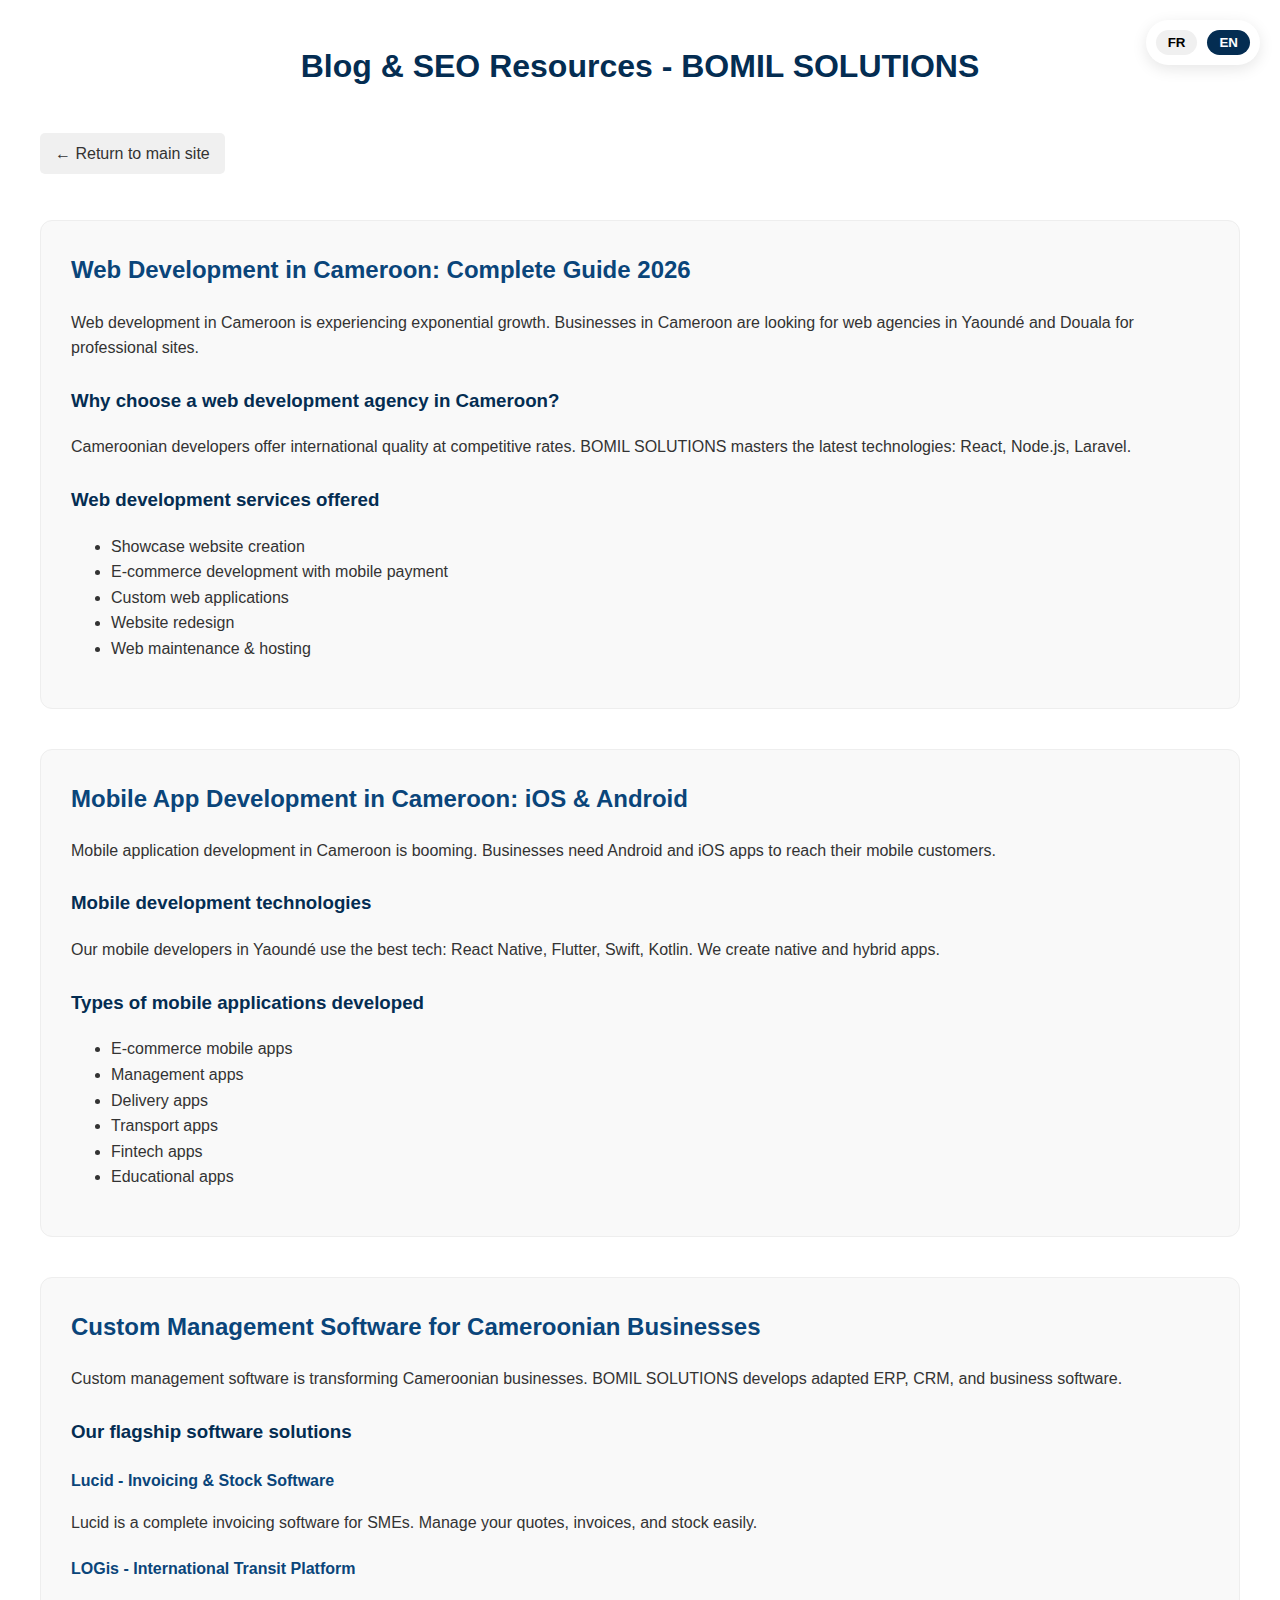
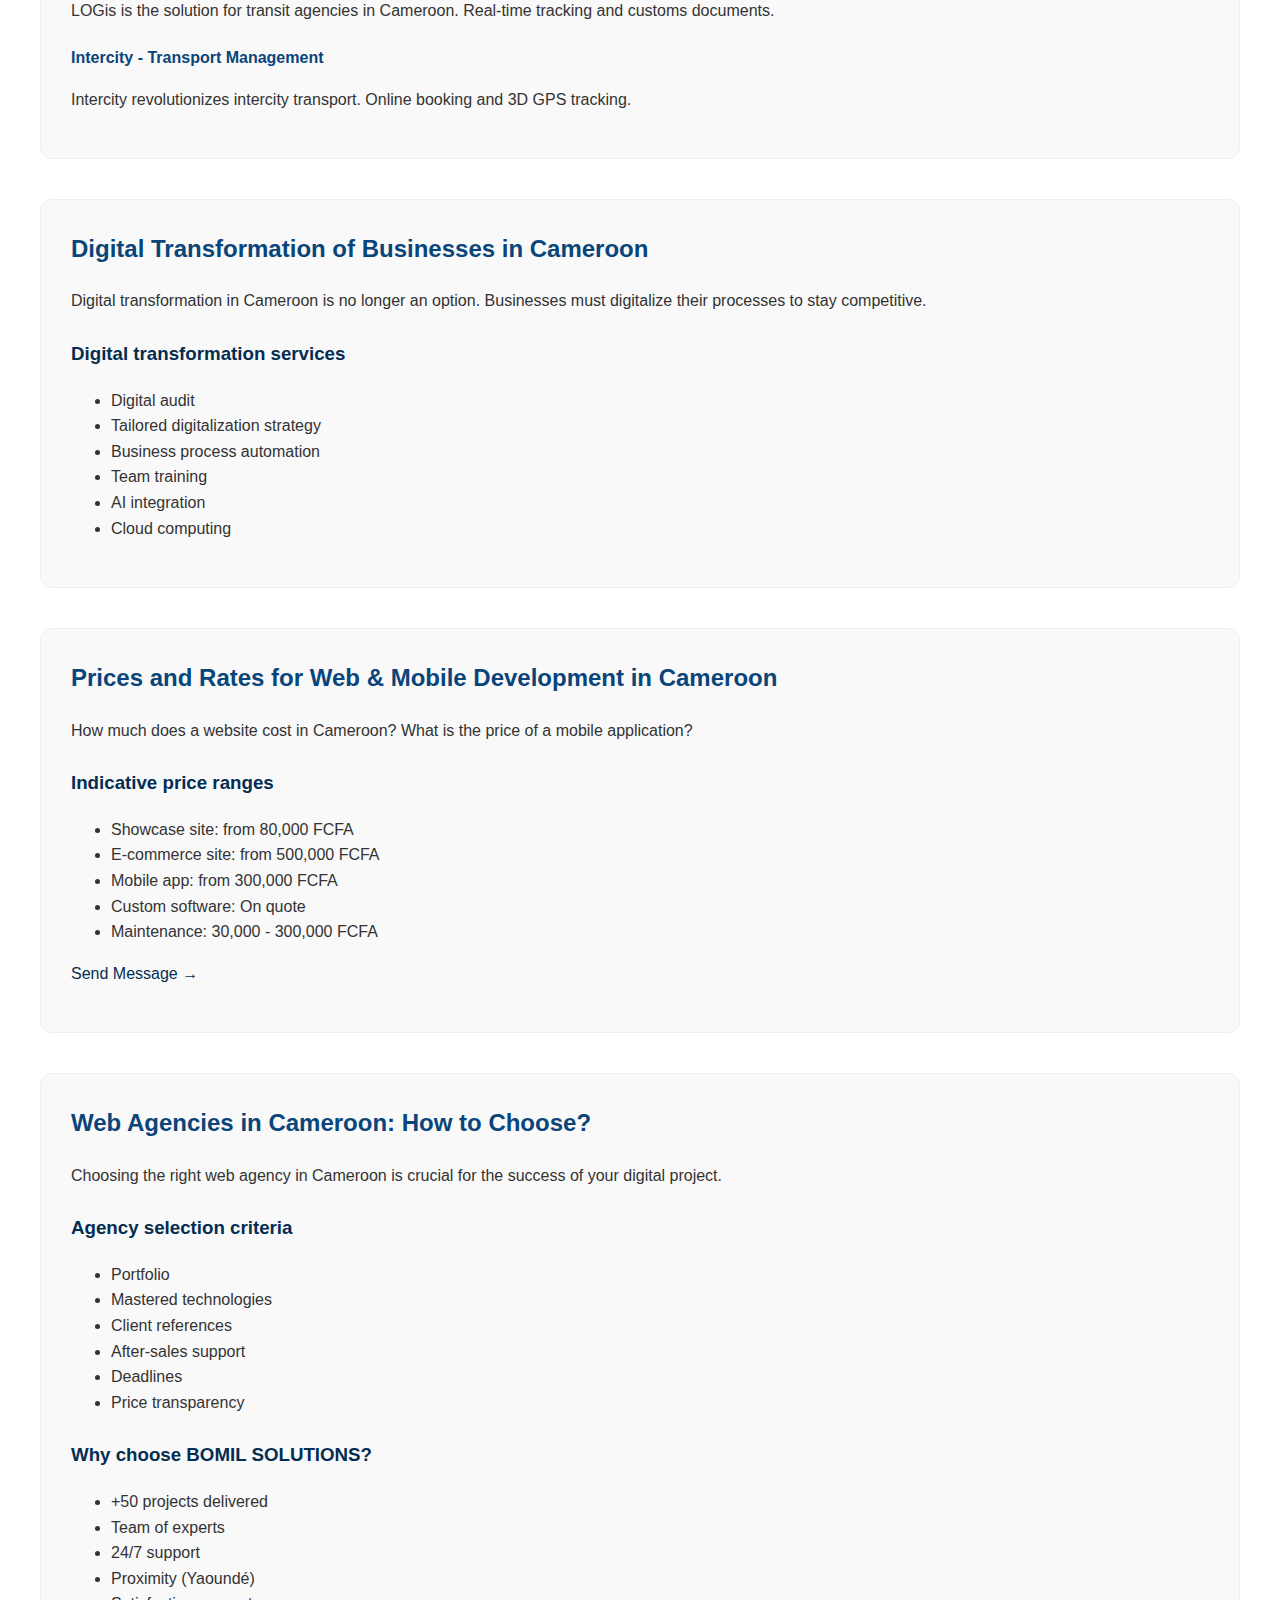
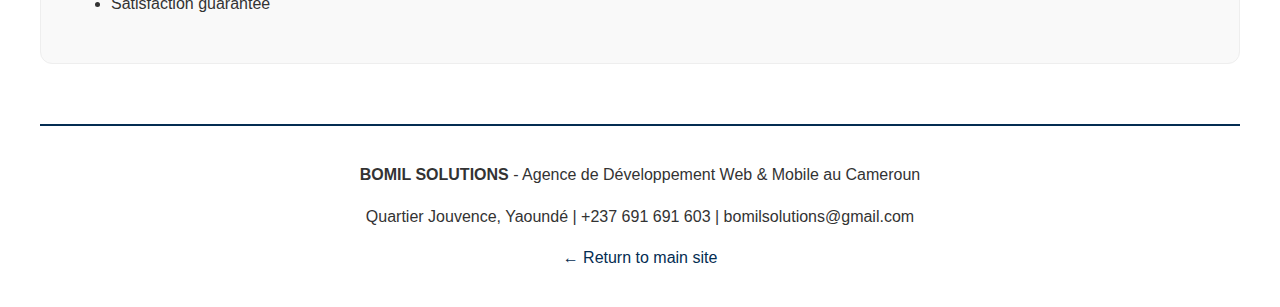
<file: blog-seo.html>
<!DOCTYPE html>
<html lang="fr">

<head>
    <meta charset="UTF-8">
    <meta name="viewport" content="width=device-width, initial-scale=1.0">
    <title data-i18n="blogPage.title">Blog SEO - Articles cachés pour référencement | BOMIL SOLUTIONS</title>
    <meta name="robots" content="index, follow">
    <meta name="description" data-i18n-attr="content:blogPage.description"
        content="Articles et contenus optimisés SEO sur le développement web, mobile et la transformation digitale au Cameroun">
    <style>
        body {
            font-family: Arial, sans-serif;
            max-width: 1200px;
            margin: 0 auto;
            padding: 20px;
            line-height: 1.6;
            background-color: #fff;
            color: #333;
        }

        article {
            margin-bottom: 40px;
            padding: 30px;
            background: #f9f9f9;
            border-radius: 12px;
            border: 1px solid #eee;
            transition: box-shadow 0.3s ease;
        }

        article:hover {
            box-shadow: 0 5px 15px rgba(0, 0, 0, 0.05);
        }

        h1 {
            color: #042d52;
            text-align: center;
            margin-bottom: 40px;
        }

        h2 {
            color: #0a457a;
            margin-top: 0;
        }

        h3 {
            color: #042d52;
            margin-top: 25px;
        }

        h4 {
            color: #0a457a;
            margin-bottom: 10px;
        }

        a {
            color: #042d52;
            text-decoration: none;
            font-weight: 500;
        }

        a:hover {
            text-decoration: underline;
        }

        .keywords {
            background: #e8f4f8;
            padding: 15px;
            border-left: 4px solid #042d52;
            margin: 20px 0;
            font-size: 0.9em;
        }

        .lang-switcher {
            position: fixed;
            top: 20px;
            right: 20px;
            background: white;
            padding: 10px;
            border-radius: 50px;
            box-shadow: 0 4px 15px rgba(0, 0, 0, 0.1);
            display: flex;
            gap: 10px;
            z-index: 1000;
        }

        .lang-btn {
            cursor: pointer;
            padding: 5px 12px;
            border-radius: 20px;
            border: none;
            background: #f0f0f0;
            transition: all 0.3s;
            font-weight: bold;
        }

        .lang-btn.active {
            background: #042d52;
            color: white;
        }

        .back-link {
            display: inline-block;
            margin-bottom: 30px;
            padding: 8px 15px;
            background: #f0f0f0;
            border-radius: 5px;
            color: #333;
        }
    </style>
</head>

<body>
    <div class="lang-switcher">
        <button class="lang-btn active" data-lang="fr">FR</button>
        <button class="lang-btn" data-lang="en">EN</button>
    </div>

    <h1 data-i18n="blogPage.h1">Blog & Ressources SEO - BOMIL SOLUTIONS</h1>
    <p><a href="index.html" class="back-link" data-i18n="blogPage.backLink">← Retour au site principal</a></p>

    <article itemscope itemtype="https://schema.org/Article">
        <h2 itemprop="headline" data-i18n="blogPage.art1Title">Développement Web au Cameroun : Guide Complet 2026</h2>
        <meta itemprop="datePublished" content="2026-02-20">
        <meta itemprop="author" content="BOMIL SOLUTIONS">

        <p itemprop="description" data-i18n="blogPage.art1Desc">Le <strong>développement web au Cameroun</strong>
            connaît une croissance exponentielle. Les entreprises camerounaises recherchent des <strong>agences web à
                Yaoundé</strong> et <strong>Douala</strong> pour créer des <strong>sites web professionnels</strong> et
            des <strong>applications web sur mesure</strong>.</p>

        <h3 data-i18n="blogPage.art1Subtitle1">Pourquoi choisir une agence de développement web au Cameroun ?</h3>
        <p data-i18n="blogPage.art1Text1">Les <strong>développeurs web camerounais</strong> offrent des services de
            qualité internationale à des tarifs compétitifs. Que vous cherchiez un <strong>site vitrine</strong>, un
            <strong>site e-commerce</strong>, ou une <strong>application web complexe</strong>, les agences locales
            comme <strong>BOMIL SOLUTIONS</strong> maîtrisent les dernières technologies : React, Vue.js, Node.js,
            Laravel, WordPress.</p>

        <h3 data-i18n="blogPage.art1Subtitle2">Services de développement web proposés</h3>
        <ul>
            <li data-i18n="blogPage.art1List.0">Création de sites web vitrine</li>
            <li data-i18n="blogPage.art1List.1">Développement e-commerce avec paiement mobile</li>
            <li data-i18n="blogPage.art1List.2">Applications web sur mesure</li>
            <li data-i18n="blogPage.art1List.3">Refonte de sites web</li>
            <li data-i18n="blogPage.art1List.4">Maintenance et hébergement</li>
        </ul>
    </article>

    <article itemscope itemtype="https://schema.org/Article">
        <h2 itemprop="headline" data-i18n="blogPage.art2Title">Développement Application Mobile au Cameroun : iOS &
            Android</h2>
        <meta itemprop="datePublished" content="2026-02-20">
        <meta itemprop="author" content="BOMIL SOLUTIONS">

        <p itemprop="description" data-i18n="blogPage.art2Desc">Le <strong>développement d'applications mobiles au
                Cameroun</strong> est en plein essor. Les entreprises ont besoin d'<strong>applications Android</strong>
            et <strong>iOS</strong> pour toucher leurs clients sur mobile.</p>

        <h3 data-i18n="blogPage.art2Subtitle1">Technologies de développement mobile</h3>
        <p data-i18n="blogPage.art2Text1">Nos <strong>développeurs mobile à Yaoundé</strong> utilisent les meilleures
            technologies : <strong>React Native</strong>, <strong>Flutter</strong>, <strong>Swift</strong> (iOS natif),
            <strong>Kotlin</strong> (Android natif). Nous créons des <strong>applications mobiles natives</strong> et
            <strong>hybrides</strong> selon vos besoins.</p>

        <h3 data-i18n="blogPage.art2Subtitle2">Types d'applications mobiles développées</h3>
        <ul>
            <li data-i18n="blogPage.art2List.0">Apps e-commerce mobile</li>
            <li data-i18n="blogPage.art2List.1">Apps de gestion</li>
            <li data-i18n="blogPage.art2List.2">Apps de livraison</li>
            <li data-i18n="blogPage.art2List.3">Apps de transport</li>
            <li data-i18n="blogPage.art2List.4">Apps fintech</li>
            <li data-i18n="blogPage.art2List.5">Apps éducatives</li>
        </ul>
    </article>

    <article itemscope itemtype="https://schema.org/Article">
        <h2 itemprop="headline" data-i18n="blogPage.art3Title">Logiciel de Gestion sur Mesure pour Entreprises
            Camerounaises</h2>
        <meta itemprop="datePublished" content="2026-02-20">
        <meta itemprop="author" content="BOMIL SOLUTIONS">

        <p itemprop="description" data-i18n="blogPage.art3Desc">Les <strong>logiciels de gestion sur mesure</strong>
            transforment les entreprises camerounaises. <strong>BOMIL SOLUTIONS</strong> développe des
            <strong>ERP</strong>, <strong>CRM</strong>, et <strong>logiciels métier</strong> adaptés au contexte local.
        </p>

        <h3 data-i18n="blogPage.art3Subtitle1">Nos solutions logicielles phares</h3>

        <h4 data-i18n="blogPage.art3SubTitleLucid">Lucid - Logiciel de Facturation et Stock</h4>
        <p data-i18n="blogPage.art3TextLucid"><strong>Lucid</strong> est un <strong>logiciel de facturation
                Cameroun</strong> complet pour PME. Gérez vos <strong>devis</strong>, <strong>factures</strong>,
            <strong>stock</strong>, et <strong>clients</strong> en un seul endroit.</p>

        <h4 data-i18n="blogPage.art3SubTitleLogis">LOGis - Plateforme de Transit International</h4>
        <p data-i18n="blogPage.art3TextLogis"><strong>LOGis</strong> est la solution complète pour les <strong>agences
                de transit au Cameroun</strong>. Gestion des <strong>colis</strong>, <strong>tracking en temps
                réel</strong>, et <strong>documents douaniers</strong>.</p>

        <h4 data-i18n="blogPage.art3SubTitleIntercity">Intercity - Gestion de Transport</h4>
        <p data-i18n="blogPage.art3TextIntercity"><strong>Intercity</strong> révolutionne le <strong>transport
                interurbain au Cameroun</strong>. <strong>Réservation en ligne</strong>, <strong>gestion de
                flotte</strong>, et <strong>suivi GPS 3D</strong>.</p>
    </article>

    <article itemscope itemtype="https://schema.org/Article">
        <h2 itemprop="headline" data-i18n="blogPage.art4Title">Transformation Digitale des Entreprises au Cameroun</h2>
        <meta itemprop="datePublished" content="2026-02-20">
        <meta itemprop="author" content="BOMIL SOLUTIONS">

        <p itemprop="description" data-i18n="blogPage.art4Desc">La <strong>transformation digitale au Cameroun</strong>
            n'est plus une option. Les entreprises doivent <strong>digitaliser leurs processus</strong> pour rester
            compétitives.</p>

        <h3 data-i18n="blogPage.art4Subtitle1">Services de transformation digitale</h3>
        <ul>
            <li data-i18n="blogPage.art4List.0">Audit digital</li>
            <li data-i18n="blogPage.art4List.1">Stratégie de digitalisation</li>
            <li data-i18n="blogPage.art4List.2">Automatisation des processus</li>
            <li data-i18n="blogPage.art4List.3">Formation des équipes</li>
            <li data-i18n="blogPage.art4List.4">Intégration IA</li>
            <li data-i18n="blogPage.art4List.5">Cloud computing</li>
        </ul>
    </article>

    <article itemscope itemtype="https://schema.org/Article">
        <h2 itemprop="headline" data-i18n="blogPage.art5Title">Prix et Tarifs Développement Web & Mobile au Cameroun
        </h2>
        <meta itemprop="datePublished" content="2026-02-20">
        <meta itemprop="author" content="BOMIL SOLUTIONS">

        <p itemprop="description" data-i18n="blogPage.art5Desc">Combien coûte un <strong>site web au Cameroun</strong> ?
            Quel est le <strong>prix d'une application mobile</strong> ? Découvrez nos tarifs transparents.</p>

        <h3 data-i18n="blogPage.art5Subtitle1">Fourchettes de prix indicatives</h3>
        <ul>
            <li data-i18n="blogPage.art5List.0">Site vitrine : dès 80 000 FCFA</li>
            <li data-i18n="blogPage.art5List.1">Site e-commerce : dès 500 000 FCFA</li>
            <li data-i18n="blogPage.art5List.2">Application mobile : dès 300 000 FCFA</li>
            <li data-i18n="blogPage.art5List.3">Logiciel sur mesure : Sur devis</li>
            <li data-i18n="blogPage.art5List.4">Maintenance : 30 000 - 300 000 FCFA</li>
        </ul>

        <p><a href="index.html#/contact" data-i18n="contact.submit">Contacter BOMIL SOLUTIONS</a></p>
    </article>

    <article itemscope itemtype="https://schema.org/Article">
        <h2 itemprop="headline" data-i18n="blogPage.art6Title">Agences Web au Cameroun : Comment Choisir ?</h2>
        <meta itemprop="datePublished" content="2026-02-20">
        <meta itemprop="author" content="BOMIL SOLUTIONS">

        <p itemprop="description" data-i18n="blogPage.art6Desc">Choisir la bonne <strong>agence web au Cameroun</strong>
            est crucial pour la réussite de votre projet digital.</p>

        <h3 data-i18n="blogPage.art6Subtitle1">Critères de sélection d'une agence</h3>
        <ul>
            <li data-i18n="blogPage.art6List1.0">Portfolio</li>
            <li data-i18n="blogPage.art6List1.1">Technologies</li>
            <li data-i18n="blogPage.art6List1.2">Références clients</li>
            <li data-i18n="blogPage.art6List1.3">Support après-vente</li>
            <li data-i18n="blogPage.art6List1.4">Délais</li>
            <li data-i18n="blogPage.art6List1.5">Transparence</li>
        </ul>

        <h3 data-i18n="blogPage.art6Subtitle2">Pourquoi choisir BOMIL SOLUTIONS ?</h3>
        <ul>
            <li data-i18n="blogPage.art6List2.0">+50 projets livrés</li>
            <li data-i18n="blogPage.art6List2.1">Équipe d'experts</li>
            <li data-i18n="blogPage.art6List2.2">Support 24/7</li>
            <li data-i18n="blogPage.art6List2.3">Proximité (Yaoundé)</li>
            <li data-i18n="blogPage.art6List2.4">Garantie satisfaction</li>
        </ul>
    </article>

    <footer style="margin-top: 60px; padding-top: 20px; border-top: 2px solid #042d52; text-align: center;">
        <p><strong>BOMIL SOLUTIONS</strong> - Agence de Développement Web & Mobile au Cameroun</p>
        <p> Quartier Jouvence, Yaoundé | +237 691 691 603 | bomilsolutions@gmail.com</p>
        <p><a href="index.html" data-i18n="blogPage.backLink">Retour au site principal</a></p>
    </footer>

    <!-- Integration du systeme i18n -->
    <script type="module">
        import i18n from './js/i18n.js';

        document.addEventListener('DOMContentLoaded', async () => {
            await i18n.init();

            // Gerer le switcher de langue local
            const langBtns = document.querySelectorAll('.lang-btn');
            const updateActiveBtn = (lang) => {
                langBtns.forEach(btn => {
                    btn.classList.toggle('active', btn.getAttribute('data-lang') === lang);
                });
            };

            updateActiveBtn(i18n.currentLang);

            langBtns.forEach(btn => {
                btn.addEventListener('click', async () => {
                    const lang = btn.getAttribute('data-lang');
                    await i18n.changeLanguage(lang);
                    updateActiveBtn(lang);
                });
            });

            // Ecouter les changements globaux
            window.addEventListener('languageChanged', (e) => {
                updateActiveBtn(e.detail.lang);
            });
        });
    </script>
</body>

</html>
</file>
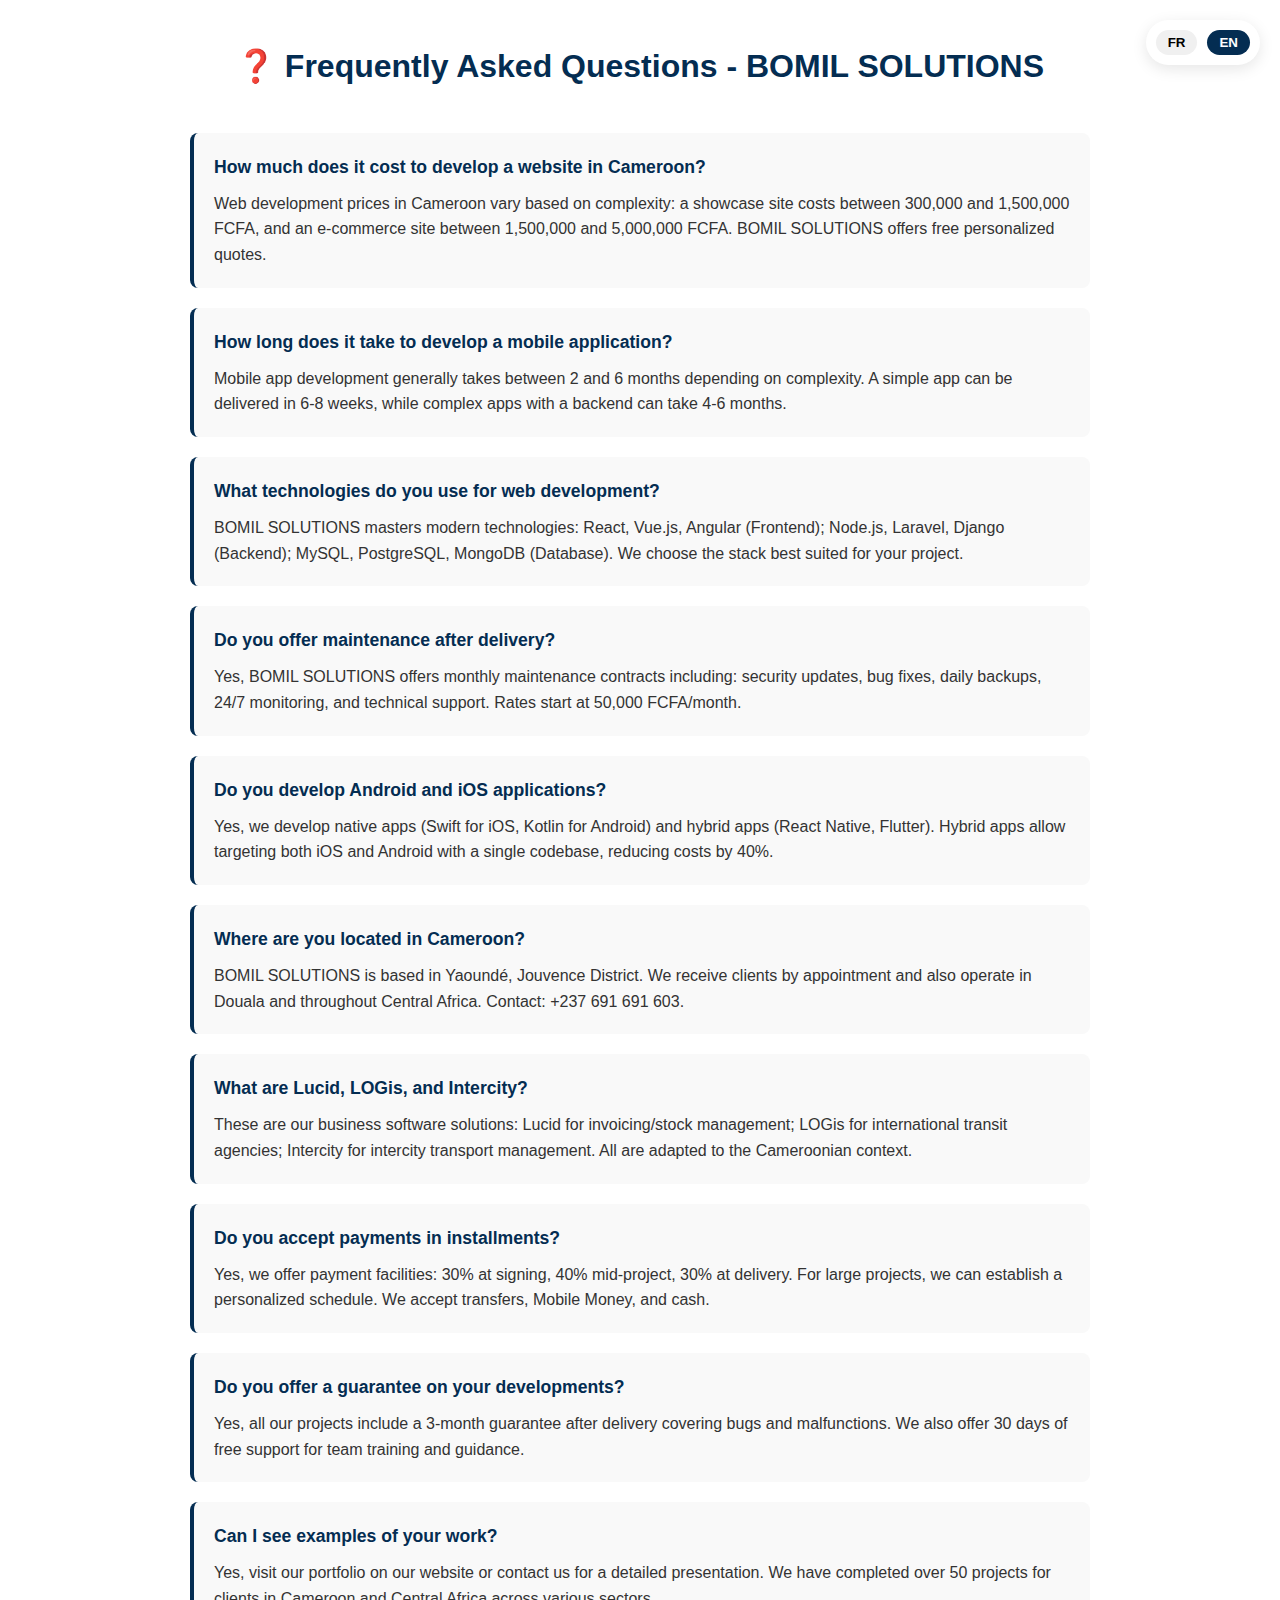
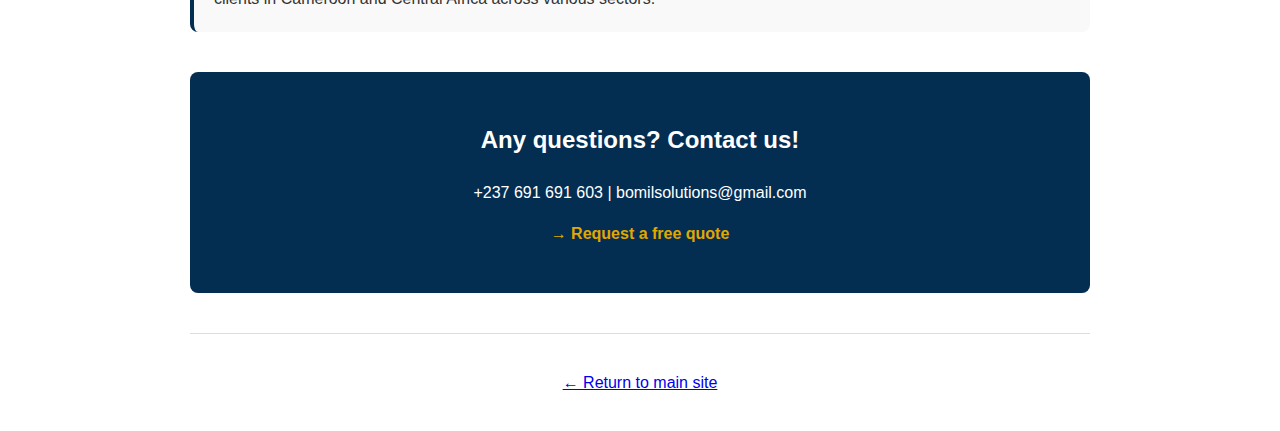
<file: faq-schema.html>
<!DOCTYPE html>
<html lang="fr">

<head>
  <meta charset="UTF-8">
  <meta name="viewport" content="width=device-width, initial-scale=1.0">
  <title data-i18n="faqPage.title">FAQ - Questions Fréquentes | BOMIL SOLUTIONS</title>
  <meta name="description" data-i18n-attr="content:faqPage.description"
    content="Réponses aux questions fréquentes sur nos services de développement web et mobile au Cameroun">
  <link rel="canonical" href="https://www.bomils.com/faq-schema.html">

  <!-- FAQ Schema.org pour Rich Snippets -->
  <script type="application/ld+json" id="faq-jsonld">
    {
      "@context": "https://schema.org",
      "@type": "FAQPage",
      "mainEntity": [
        {
          "@type": "Question",
          "name": "Combien coûte le développement d'un site web au Cameroun ?",
          "acceptedAnswer": {
            "@type": "Answer",
            "text": "Le prix d'un site web au Cameroun varie selon la complexité : un site vitrine coûte entre 300 000 et 1 500 000 FCFA, un site e-commerce entre 1 500 000 et 5 000 000 FCFA. BOMIL SOLUTIONS offre des devis gratuits personnalisés selon vos besoins."
          }
        },
        {
          "@type": "Question",
          "name": "Combien de temps faut-il pour développer une application mobile ?",
          "acceptedAnswer": {
            "@type": "Answer",
            "text": "Le développement d'une application mobile prend généralement entre 2 et 6 mois selon la complexité. Une application simple peut être livrée en 6-8 semaines, tandis qu'une application complexe avec backend peut prendre 4-6 mois. BOMIL SOLUTIONS utilise des méthodologies agiles pour des livraisons rapides."
          }
        },
        {
          "@type": "Question",
          "name": "Quelles technologies utilisez-vous pour le développement web ?",
          "acceptedAnswer": {
            "@type": "Answer",
            "text": "BOMIL SOLUTIONS maîtrise les technologies modernes : React, Vue.js, Angular pour le frontend ; Node.js, Laravel, Django pour le backend ; MySQL, PostgreSQL, MongoDB pour les bases de données. Nous choisissons la stack technique la plus adaptée à votre projet."
          }
        },
        {
          "@type": "Question",
          "name": "Proposez-vous la maintenance après la livraison ?",
          "acceptedAnswer": {
            "@type": "Answer",
            "text": "Oui, BOMIL SOLUTIONS propose des contrats de maintenance mensuels incluant : mises à jour de sécurité, corrections de bugs, sauvegardes quotidiennes, monitoring 24/7, et support technique. Les tarifs commencent à 50 000 FCFA/mois selon les besoins."
          }
        },
        {
          "@type": "Question",
          "name": "Développez-vous des applications Android et iOS ?",
          "acceptedAnswer": {
            "@type": "Answer",
            "text": "Oui, nous développons des applications natives (Swift pour iOS, Kotlin pour Android) et hybrides (React Native, Flutter). Les applications hybrides permettent de cibler iOS et Android avec un seul code, réduisant les coûts de 40% tout en maintenant d'excellentes performances."
          }
        },
        {
          "@type": "Question",
          "name": "Où êtes-vous situés au Cameroun ?",
          "acceptedAnswer": {
            "@type": "Answer",
            "text": "BOMIL SOLUTIONS est basé à Yaoundé, Quartier Jouvence. Nous recevons nos clients sur rendez-vous et intervenons également à Douala et dans toute l'Afrique centrale. Contact : +237 691 691 603 ou bomilsolutions@gmail.com"
          }
        },
        {
          "@type": "Question",
          "name": "Qu'est-ce que Lucid, LOGis et Intercity ?",
          "acceptedAnswer": {
            "@type": "Answer",
            "text": "Ce sont nos solutions logicielles métier : Lucid est un logiciel de facturation et gestion de stock pour PME ; LOGis est une plateforme complète pour agences de transit international ; Intercity est un système de gestion pour compagnies de transport interurbain. Toutes sont adaptées au contexte camerounais."
          }
        },
        {
          "@type": "Question",
          "name": "Acceptez-vous les paiements en plusieurs fois ?",
          "acceptedAnswer": {
            "@type": "Answer",
            "text": "Oui, BOMIL SOLUTIONS propose des facilités de paiement : 30% à la signature, 40% à mi-projet, 30% à la livraison. Pour les grands projets, nous pouvons établir un échéancier personnalisé. Nous acceptons les virements bancaires, Mobile Money (MTN, Orange) et espèces."
          }
        },
        {
          "@type": "Question",
          "name": "Offrez-vous une garantie sur vos développements ?",
          "acceptedAnswer": {
            "@type": "Answer",
            "text": "Oui, tous nos projets incluent une garantie de 3 mois après livraison couvrant les bugs et dysfonctionnements. Nous offrons également un support gratuit de 30 jours pour la formation et l'accompagnement de vos équipes."
          }
        },
        {
          "@type": "Question",
          "name": "Puis-je voir des exemples de vos réalisations ?",
          "acceptedAnswer": {
            "@type": "Answer",
            "text": "Oui, consultez notre portfolio sur notre site web ou contactez-nous pour une présentation détaillée de nos projets. Nous avons réalisé plus de 50 projets pour des clients au Cameroun et en Afrique centrale, dans divers secteurs : e-commerce, logistique, transport, finance, éducation."
          }
        }
      ]
    }
    </script>

  <style>
    body {
      font-family: Arial, sans-serif;
      max-width: 900px;
      margin: 0 auto;
      padding: 20px;
      line-height: 1.6;
      background-color: #fff;
      color: #333;
    }

    h1 {
      color: #042d52;
      text-align: center;
      margin-bottom: 40px;
    }

    .faq-item {
      background: #f9f9f9;
      padding: 20px;
      margin-bottom: 20px;
      border-radius: 8px;
      border-left: 4px solid #042d52;
      transition: transform 0.3s ease;
    }

    .faq-item:hover {
      transform: translateX(5px);
    }

    .question {
      font-weight: bold;
      color: #042d52;
      font-size: 1.1em;
      margin-bottom: 10px;
    }

    .answer {
      color: #333;
    }

    .cta {
      text-align: center;
      margin-top: 40px;
      padding: 30px;
      background: #042d52;
      color: white;
      border-radius: 8px;
    }

    .cta a {
      color: #E0A800;
      text-decoration: none;
      font-weight: bold;
    }

    .cta a:hover {
      text-decoration: underline;
    }

    .lang-switcher {
      position: fixed;
      top: 20px;
      right: 20px;
      background: white;
      padding: 10px;
      border-radius: 50px;
      box-shadow: 0 4px 15px rgba(0, 0, 0, 0.1);
      display: flex;
      gap: 10px;
      z-index: 1000;
    }

    .lang-btn {
      cursor: pointer;
      padding: 5px 12px;
      border-radius: 20px;
      border: none;
      background: #f0f0f0;
      transition: all 0.3s;
      font-weight: bold;
    }

    .lang-btn.active {
      background: #042d52;
      color: white;
    }
  </style>
</head>

<body>
  <div class="lang-switcher">
    <button class="lang-btn active" data-lang="fr">FR</button>
    <button class="lang-btn" data-lang="en">EN</button>
  </div>

  <h1 data-i18n="faqPage.h1">❓ Questions Fréquentes - BOMIL SOLUTIONS</h1>

  <div id="faq-container">
    <!-- FAQ items will be enhanced with data-i18n -->
    <div class="faq-item" itemscope itemprop="mainEntity" itemtype="https://schema.org/Question">
      <div class="question" itemprop="name" data-i18n="faqPage.q1">Combien coûte le développement d'un site web au
        Cameroun ?</div>
      <div class="answer" itemscope itemprop="acceptedAnswer" itemtype="https://schema.org/Answer">
        <div itemprop="text" data-i18n="faqPage.a1">
          Le prix d'un site web au Cameroun varie selon la complexité : un site vitrine coûte entre 300 000 et 1 500 000
          FCFA, un site e-commerce entre 1 500 000 et 5 000 000 FCFA. BOMIL SOLUTIONS offre des devis gratuits
          personnalisés selon vos besoins.
        </div>
      </div>
    </div>

    <div class="faq-item" itemscope itemprop="mainEntity" itemtype="https://schema.org/Question">
      <div class="question" itemprop="name" data-i18n="faqPage.q2">Combien de temps faut-il pour développer une
        application mobile ?</div>
      <div class="answer" itemscope itemprop="acceptedAnswer" itemtype="https://schema.org/Answer">
        <div itemprop="text" data-i18n="faqPage.a2">
          Le développement d'une application mobile prend généralement entre 2 et 6 mois selon la complexité. Une
          application simple peut être livrée en 6-8 semaines, tandis qu'une application complexe avec backend peut
          prendre 4-6 mois. BOMIL SOLUTIONS utilise des méthodologies agiles pour des livraisons rapides.
        </div>
      </div>
    </div>

    <div class="faq-item" itemscope itemprop="mainEntity" itemtype="https://schema.org/Question">
      <div class="question" itemprop="name" data-i18n="faqPage.q3">Quelles technologies utilisez-vous pour le
        développement web ?</div>
      <div class="answer" itemscope itemprop="acceptedAnswer" itemtype="https://schema.org/Answer">
        <div itemprop="text" data-i18n="faqPage.a3">
          BOMIL SOLUTIONS maîtrise les technologies modernes : React, Vue.js, Angular pour le frontend ; Node.js,
          Laravel, Django pour le backend ; MySQL, PostgreSQL, MongoDB pour les bases de données. Nous choisissons la
          stack technique la plus adaptée à votre projet.
        </div>
      </div>
    </div>

    <div class="faq-item" itemscope itemprop="mainEntity" itemtype="https://schema.org/Question">
      <div class="question" itemprop="name" data-i18n="faqPage.q4">Proposez-vous la maintenance après la livraison ?
      </div>
      <div class="answer" itemscope itemprop="acceptedAnswer" itemtype="https://schema.org/Answer">
        <div itemprop="text" data-i18n="faqPage.a4">
          Oui, BOMIL SOLUTIONS propose des contrats de maintenance mensuels incluant : mises à jour de sécurité,
          corrections de bugs, sauvegardes quotidiennes, monitoring 24/7, et support technique. Les tarifs commencent à
          50 000 FCFA/mois selon les besoins.
        </div>
      </div>
    </div>

    <div class="faq-item" itemscope itemprop="mainEntity" itemtype="https://schema.org/Question">
      <div class="question" itemprop="name" data-i18n="faqPage.q5">Développez-vous des applications Android et iOS ?
      </div>
      <div class="answer" itemscope itemprop="acceptedAnswer" itemtype="https://schema.org/Answer">
        <div itemprop="text" data-i18n="faqPage.a5">
          Oui, nous développons des applications natives (Swift pour iOS, Kotlin pour Android) et hybrides (React
          Native, Flutter). Les applications hybrides permettent de cibler iOS et Android avec un seul code, réduisant
          les coûts de 40% tout en maintenant d'excellentes performances.
        </div>
      </div>
    </div>

    <div class="faq-item" itemscope itemprop="mainEntity" itemtype="https://schema.org/Question">
      <div class="question" itemprop="name" data-i18n="faqPage.q6">Où êtes-vous situés au Cameroun ?</div>
      <div class="answer" itemscope itemprop="acceptedAnswer" itemtype="https://schema.org/Answer">
        <div itemprop="text" data-i18n="faqPage.a6">
          BOMIL SOLUTIONS est basé à Yaoundé, Quartier Jouvence. Nous recevons nos clients sur rendez-vous et
          intervenons également à Douala et dans toute l'Afrique centrale. Contact : +237 691 691 603 ou
          bomilsolutions@gmail.com
        </div>
      </div>
    </div>

    <div class="faq-item" itemscope itemprop="mainEntity" itemtype="https://schema.org/Question">
      <div class="question" itemprop="name" data-i18n="faqPage.q7">Qu'est-ce que Lucid, LOGis et Intercity ?</div>
      <div class="answer" itemscope itemprop="acceptedAnswer" itemtype="https://schema.org/Answer">
        <div itemprop="text" data-i18n="faqPage.a7">
          Ce sont nos solutions logicielles métier : Lucid est un logiciel de facturation et gestion de stock pour PME ;
          LOGis est une plateforme complète pour agences de transit international ; Intercity est un système de gestion
          pour compagnies de transport interurbain. Toutes sont adaptées au contexte camerounais.
        </div>
      </div>
    </div>

    <div class="faq-item" itemscope itemprop="mainEntity" itemtype="https://schema.org/Question">
      <div class="question" itemprop="name" data-i18n="faqPage.q8">Acceptez-vous les paiements en plusieurs fois ?</div>
      <div class="answer" itemscope itemprop="acceptedAnswer" itemtype="https://schema.org/Answer">
        <div itemprop="text" data-i18n="faqPage.a8">
          Oui, BOMIL SOLUTIONS propose des facilités de paiement : 30% à la signature, 40% à mi-projet, 30% à la
          livraison. Pour les grands projets, nous pouvons établir un échéancier personnalisé. Nous acceptons les
          virements bancaires, Mobile Money (MTN, Orange) et espèces.
        </div>
      </div>
    </div>

    <div class="faq-item" itemscope itemprop="mainEntity" itemtype="https://schema.org/Question">
      <div class="question" itemprop="name" data-i18n="faqPage.q9">Offrez-vous une garantie sur vos développements ?
      </div>
      <div class="answer" itemscope itemprop="acceptedAnswer" itemtype="https://schema.org/Answer">
        <div itemprop="text" data-i18n="faqPage.a9">
          Oui, tous nos projets incluent une garantie de 3 mois après livraison couvrant les bugs et dysfonctionnements.
          Nous offrons également un support gratuit de 30 jours pour la formation et l'accompagnement de vos équipes.
        </div>
      </div>
    </div>

    <div class="faq-item" itemscope itemprop="mainEntity" itemtype="https://schema.org/Question">
      <div class="question" itemprop="name" data-i18n="faqPage.q10">Puis-je voir des exemples de vos réalisations ?
      </div>
      <div class="answer" itemscope itemprop="acceptedAnswer" itemtype="https://schema.org/Answer">
        <div itemprop="text" data-i18n="faqPage.a10">
          Oui, consultez notre portfolio sur notre site web ou contactez-nous pour une présentation détaillée de nos
          projets. Nous avons réalisé plus de 50 projets pour des clients au Cameroun et en Afrique centrale, dans
          divers secteurs : e-commerce, logistique, transport, finance, éducation.
        </div>
      </div>
    </div>
  </div>

  <div class="cta">
    <h2 data-i18n="faqPage.ctaTitle">Une question ? Contactez-nous !</h2>
    <p>+237 691 691 603 | bomilsolutions@gmail.com</p>
    <p><a href="/contact" data-i18n="faqPage.ctaLink">→ Demander un devis gratuit</a></p>
  </div>

  <footer style="margin-top: 40px; text-align: center; padding-top: 20px; border-top: 1px solid #ddd;">
    <p><a href="/" data-i18n="faqPage.backLink">← Retour au site principal</a></p>
  </footer>

  <!-- Integration du systeme i18n -->
  <script type="module">
    import i18n from './js/i18n.js';

    async function updateSchema() {
      const schema = {
        "@context": "https://schema.org",
        "@type": "FAQPage",
        "mainEntity": []
      };
      for (let i = 1; i <= 10; i++) {
        schema.mainEntity.push({
          "@type": "Question",
          "name": i18n.t(`faqPage.q${i}`),
          "acceptedAnswer": {
            "@type": "Answer",
            "text": i18n.t(`faqPage.a${i}`)
          }
        });
      }
      document.getElementById('faq-jsonld').textContent = JSON.stringify(schema);
    }

    document.addEventListener('DOMContentLoaded', async () => {
      await i18n.init();

      // Gerer le switcher de langue local
      const langBtns = document.querySelectorAll('.lang-btn');
      const updateActiveBtn = (lang) => {
        langBtns.forEach(btn => {
          btn.classList.toggle('active', btn.getAttribute('data-lang') === lang);
        });
      };

      updateActiveBtn(i18n.currentLang);

      langBtns.forEach(btn => {
        btn.addEventListener('click', async () => {
          const lang = btn.getAttribute('data-lang');
          await i18n.changeLanguage(lang);
          updateActiveBtn(lang);
          updateSchema();
        });
      });

      // Ecouter les changements globaux
      window.addEventListener('languageChanged', (e) => {
        updateActiveBtn(e.detail.lang);
        updateSchema();
      });

      // Initial Schema update
      updateSchema();
    });
  </script>
</body>

</html>
</file>
